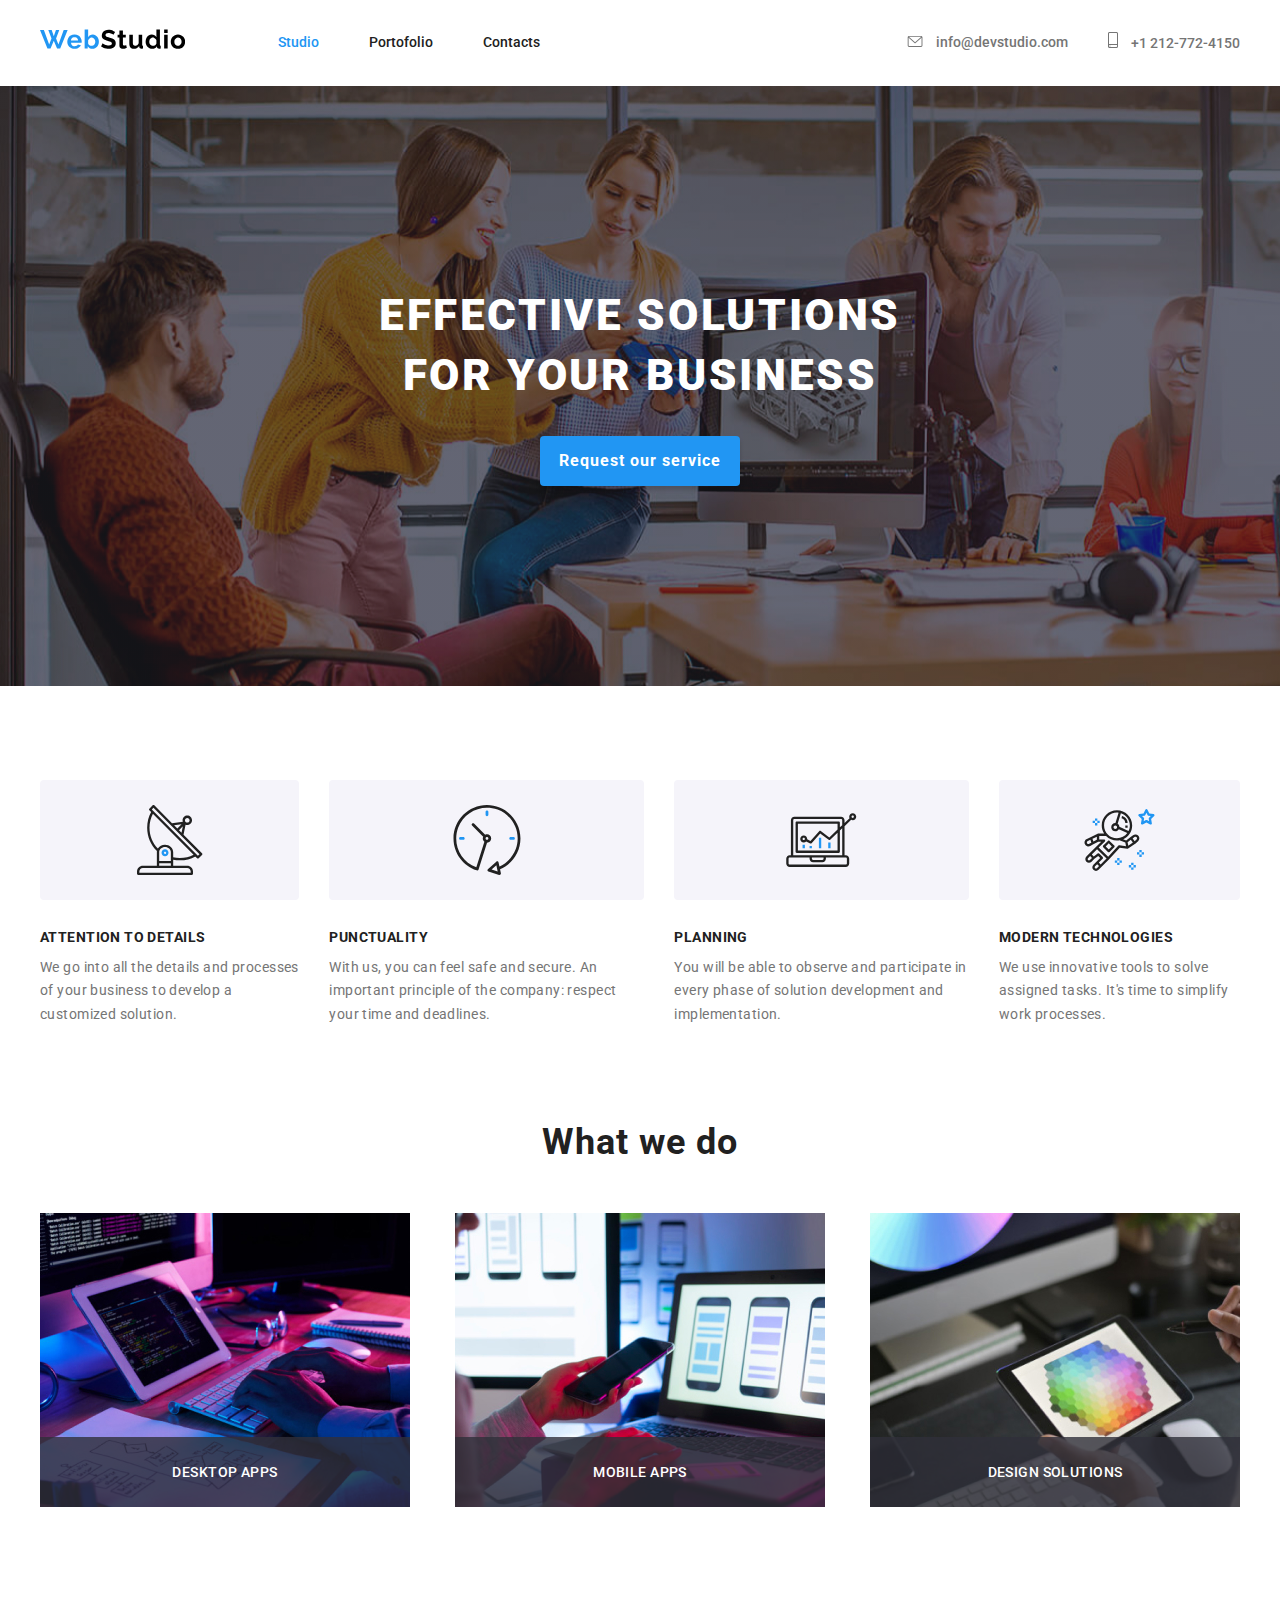
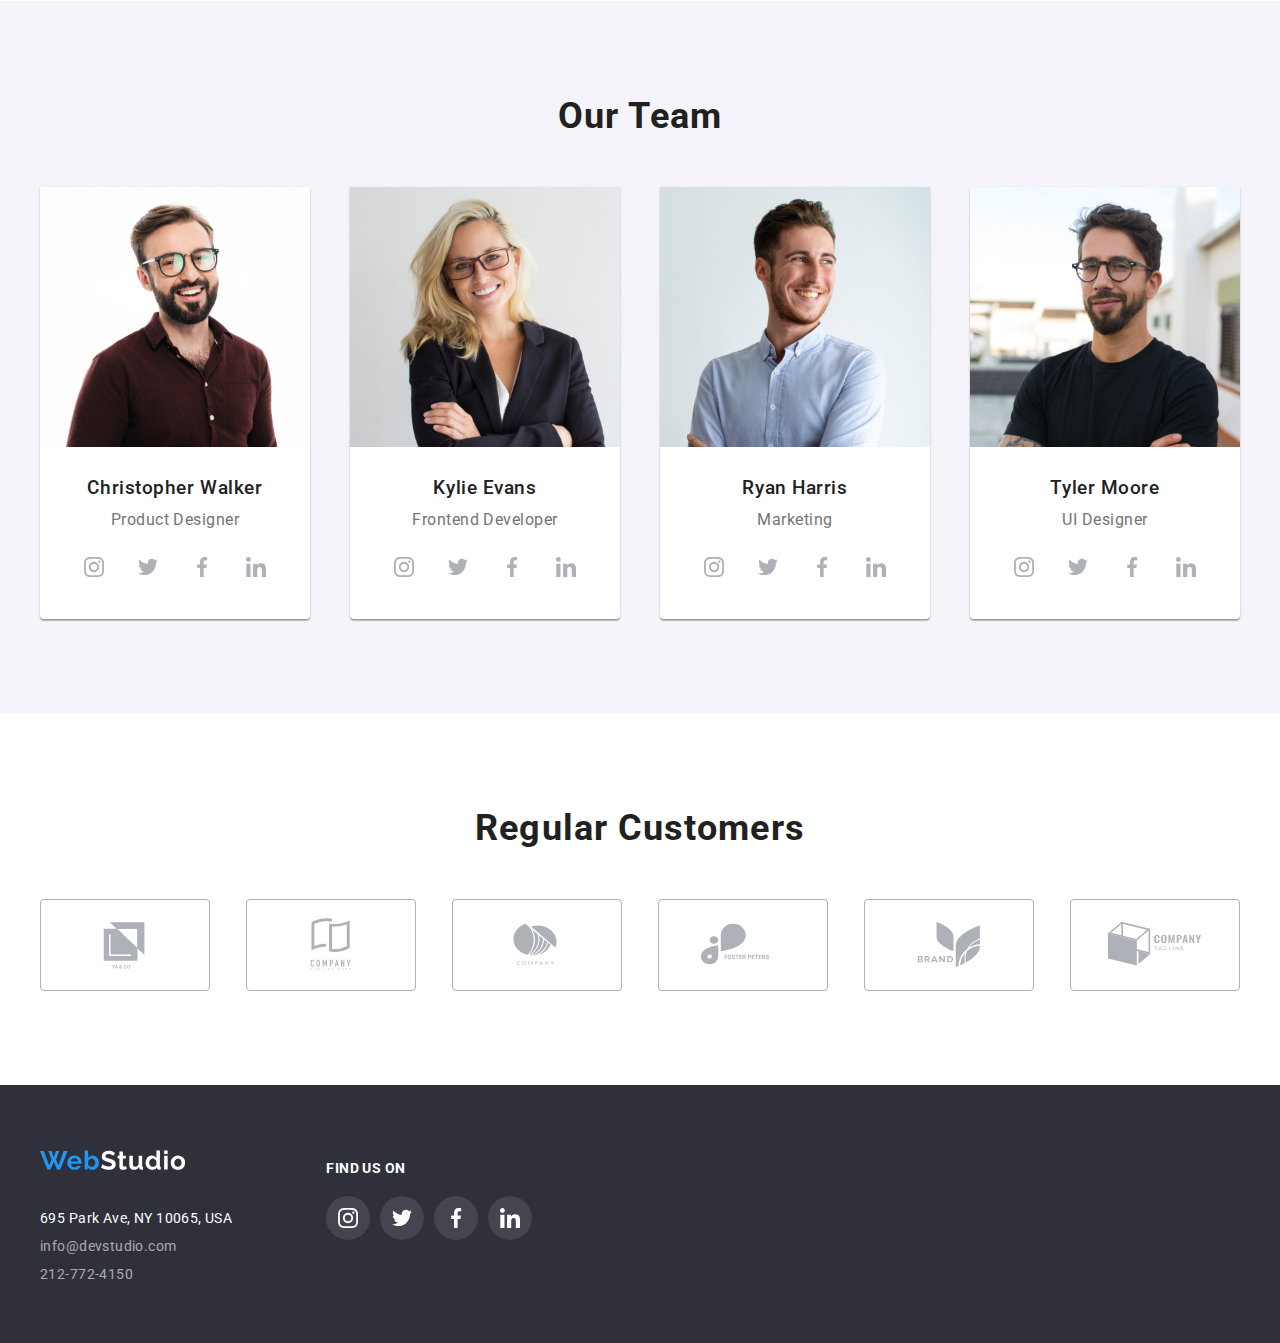
<file: index.html>
<!DOCTYPE html>
<html lang="en">
  <head>
    <meta charset="UTF-8" />
    <meta http-equiv="X-UA-Compatible" content="IE=edge" />
    <meta name="viewport" content="width=device-width, initial-scale=1.0" />
    <title>Web Studio</title>
    <link
      rel="stylesheet"
      href="https://cdnjs.cloudflare.com/ajax/libs/modern-normalize/1.0.0/modern-normalize.min.css"
    />
    <link rel="stylesheet" href="css/reset.css" />
    <link rel="stylesheet" href="css/styles_index.css" />
  </head>
  <body>
    <!-- Page header -->
    <header class="global-header">
      <div class="container">
        <div class="header-left-container">
          <!-- Logo -->
          <div class="header-logo">
            <svg class="icon">
              <use href="images/symbol-defs.svg#icon-logo-header"></use>
            </svg>
          </div>

          <!-- Navigation bar-->
          <div class="header-navigation">
            <nav>
              <ul>
                <li><a href="index.html" class="active"> Studio </a></li>
                <li><a href="portofolio.html"> Portofolio </a></li>
                <li><a href="contacts.html"> Contacts </a></li>
              </ul>
            </nav>
          </div>
        </div>

        <div class="header-right-container">
          <!-- Contacts -->
          <ul>
            <li>
              <a class="icon" href="mailto:info@devstudio.com">
                <svg>
                  <use href="images/symbol-defs.svg#icon-envelope"></use>
                </svg>
                info@devstudio.com
              </a>
            </li>
            <li>
              <a class="icon" href="tel:+12127724150">
                <svg>
                  <use href="images/symbol-defs.svg#icon-smartphone"></use>
                </svg>
                +1 212-772-4150
              </a>
            </li>
          </ul>
        </div>
      </div>
    </header>

    <!-- Main section -->
    <main>
      <!-- Title section -->
      <section class="section title-section">
        <div class="container">
          <h1>EFFECTIVE SOLUTIONS FOR YOUR BUSINESS</h1>
          <button type="button" data-modal-open class="request-service-btn">
            Request our service
          </button>
        </div>
      </section>

      <!-- Work section -->
      <section class="section work-section">
        <div class="container">
          <ul>
            <li>
              <div>
                <svg class="icon">
                  <use href="images/symbol-defs.svg#icon-antenna"></use>
                </svg>
              </div>
              <h3>ATTENTION TO DETAILS</h3>
              <p>
                We go into all the details and processes of your business to
                develop a customized solution.
              </p>
            </li>
            <li>
              <div>
                <svg class="icon">
                  <use href="images/symbol-defs.svg#icon-clock"></use>
                </svg>
              </div>
              <h3>PUNCTUALITY</h3>
              <p>
                With us, you can feel safe and secure. An important principle of
                the company: respect your time and deadlines.
              </p>
            </li>
            <li>
              <div>
                <svg class="icon">
                  <use href="images/symbol-defs.svg#icon-diagram"></use>
                </svg>
              </div>
              <h3>PLANNING</h3>
              <p>
                You will be able to observe and participate in every phase of
                solution development and implementation.
              </p>
            </li>
            <li>
              <div>
                <svg class="icon">
                  <use href="images/symbol-defs.svg#icon-astronaut"></use>
                </svg>
              </div>
              <h3>MODERN TECHNOLOGIES</h3>
              <p>
                We use innovative tools to solve assigned tasks. It's time to
                simplify work processes.
              </p>
            </li>
          </ul>

          <h2>What we do</h2>
          <ul>
            <li>
              <img
                src="images/img-work1.jpg"
                alt="person typing code"
                width="370"
                height="294"
              />
              <div class="work-img-overlay">
                <p>DESKTOP APPS</p>
              </div>
            </li>
            <li>
              <img
                src="images/img-work2.jpg"
                alt="person working on phone app design"
                width="370"
                height="294"
              />
              <div class="work-img-overlay">
                <p>MOBILE APPS</p>
              </div>
            </li>
            <li>
              <img
                src="images/img-work3.jpg"
                alt="person choosing a color scheme"
                width="370"
                height="294"
              />
              <div class="work-img-overlay">
                <p>DESIGN SOLUTIONS</p>
              </div>
            </li>
          </ul>
        </div>
      </section>

      <!-- Team section -->
      <section class="section team-section">
        <div class="container">
          <h2>Our Team</h2>
          <ul>
            <li>
              <img
                src="images/img-team1.jpg"
                alt="photo of Christopher Walker"
                width="270"
                height="260"
              />
              <h3>Christopher Walker</h3>
              <p>Product Designer</p>
              <div class="icons-list">
                <a
                  class="icon"
                  href="https://instagram.com"
                  aria-label="Instagram"
                  target="_blank"
                  rel="nofollow noopener noreferrer"
                >
                  <svg>
                    <use href="/images/symbol-defs.svg#icon-instagram"></use>
                  </svg>
                </a>
                <a
                  class="icon"
                  href="https://twitter.com"
                  aria-label="Twitter"
                  target="_blank"
                  rel="nofollow noopener noreferrer"
                >
                  <svg>
                    <use href="/images/symbol-defs.svg#icon-twitter"></use>
                  </svg>
                </a>
                <a
                  class="icon"
                  href="https://facebook.com"
                  aria-label="Facebook"
                  target="_blank"
                  rel="nofollow noopener noreferrer"
                >
                  <svg>
                    <use href="/images/symbol-defs.svg#icon-facebook"></use>
                  </svg>
                </a>
                <a
                  class="icon"
                  href="https://linkedin.com"
                  aria-label="LinkedIn"
                  target="_blank"
                  rel="nofollow noopener noreferrer"
                >
                  <svg>
                    <use href="/images/symbol-defs.svg#icon-linkedin"></use>
                  </svg>
                </a>
              </div>
            </li>
            <li>
              <img
                src="images/img-team2.jpg"
                alt="photo of Kylie Evans"
                width="270"
                height="260"
              />
              <h3>Kylie Evans</h3>
              <p>Frontend Developer</p>
              <div class="icons-list">
                <a
                  class="icon"
                  href="https://instagram.com"
                  aria-label="Instagram"
                  target="_blank"
                  rel="nofollow noopener noreferrer"
                >
                  <svg>
                    <use href="/images/symbol-defs.svg#icon-instagram"></use>
                  </svg>
                </a>
                <a
                  class="icon"
                  href="https://twitter.com"
                  aria-label="Twitter"
                  target="_blank"
                  rel="nofollow noopener noreferrer"
                >
                  <svg>
                    <use href="/images/symbol-defs.svg#icon-twitter"></use>
                  </svg>
                </a>
                <a
                  class="icon"
                  href="https://facebook.com"
                  aria-label="Facebook"
                  target="_blank"
                  rel="nofollow noopener noreferrer"
                >
                  <svg>
                    <use href="/images/symbol-defs.svg#icon-facebook"></use>
                  </svg>
                </a>
                <a
                  class="icon"
                  href="https://linkedin.com"
                  aria-label="LinkedIn"
                  target="_blank"
                  rel="nofollow noopener noreferrer"
                >
                  <svg>
                    <use href="/images/symbol-defs.svg#icon-linkedin"></use>
                  </svg>
                </a>
              </div>
            </li>
            <li>
              <img
                src="images/img-team3.jpg"
                alt="photo of Ryan Harris"
                width="270"
                height="260"
              />
              <h3>Ryan Harris</h3>
              <p>Marketing</p>
              <div class="icons-list">
                <a
                  class="icon"
                  href="https://instagram.com"
                  aria-label="Instagram"
                  target="_blank"
                  rel="nofollow noopener noreferrer"
                >
                  <svg>
                    <use href="/images/symbol-defs.svg#icon-instagram"></use>
                  </svg>
                </a>
                <a
                  class="icon"
                  href="https://twitter.com"
                  aria-label="Twitter"
                  target="_blank"
                  rel="nofollow noopener noreferrer"
                >
                  <svg>
                    <use href="/images/symbol-defs.svg#icon-twitter"></use>
                  </svg>
                </a>
                <a
                  class="icon"
                  href="https://facebook.com"
                  aria-label="Facebook"
                  target="_blank"
                  rel="nofollow noopener noreferrer"
                >
                  <svg>
                    <use href="/images/symbol-defs.svg#icon-facebook"></use>
                  </svg>
                </a>
                <a
                  class="icon"
                  href="https://linkedin.com"
                  aria-label="LinkedIn"
                  target="_blank"
                  rel="nofollow noopener noreferrer"
                >
                  <svg>
                    <use href="/images/symbol-defs.svg#icon-linkedin"></use>
                  </svg>
                </a>
              </div>
            </li>
            <li>
              <img
                src="images/img-team4.jpg"
                alt="photo of Tyler Moore"
                width="270"
                height="260"
              />
              <h3>Tyler Moore</h3>
              <p>UI Designer</p>
              <div class="icons-list">
                <a
                  class="icon"
                  href="https://instagram.com"
                  aria-label="Instagram"
                  target="_blank"
                  rel="nofollow noopener noreferrer"
                >
                  <svg>
                    <use href="/images/symbol-defs.svg#icon-instagram"></use>
                  </svg>
                </a>
                <a
                  class="icon"
                  href="https://twitter.com"
                  aria-label="Twitter"
                  target="_blank"
                  rel="nofollow noopener noreferrer"
                >
                  <svg>
                    <use href="/images/symbol-defs.svg#icon-twitter"></use>
                  </svg>
                </a>
                <a
                  class="icon"
                  href="https://facebook.com"
                  aria-label="Facebook"
                  target="_blank"
                  rel="nofollow noopener noreferrer"
                >
                  <svg>
                    <use href="/images/symbol-defs.svg#icon-facebook"></use>
                  </svg>
                </a>
                <a
                  class="icon"
                  href="https://linkedin.com"
                  aria-label="LinkedIn"
                  target="_blank"
                  rel="nofollow noopener noreferrer"
                >
                  <svg>
                    <use href="/images/symbol-defs.svg#icon-linkedin"></use>
                  </svg>
                </a>
              </div>
            </li>
          </ul>
        </div>
      </section>

      <!-- Customer section -->
      <section class="section customer-section">
        <div class="container">
          <h2>Regular Customers</h2>
          <ul>
            <li>
              <a class="icon" href=""
                ><svg>
                  <use
                    href="images/symbol-defs.svg#icon-customer-logo-1"
                  ></use></svg
              ></a>
            </li>
            <li>
              <a class="icon" href=""
                ><svg>
                  <use
                    href="images/symbol-defs.svg#icon-customer-logo-2"
                  ></use></svg
              ></a>
            </li>
            <li>
              <a class="icon" href=""
                ><svg>
                  <use
                    href="images/symbol-defs.svg#icon-customer-logo-3"
                  ></use></svg
              ></a>
            </li>
            <li>
              <a class="icon" href=""
                ><svg>
                  <use
                    href="images/symbol-defs.svg#icon-customer-logo-4"
                  ></use></svg
              ></a>
            </li>
            <li>
              <a class="icon" href=""
                ><svg>
                  <use
                    href="images/symbol-defs.svg#icon-customer-logo-5"
                  ></use></svg
              ></a>
            </li>
            <li>
              <a class="icon" href=""
                ><svg>
                  <use
                    href="images/symbol-defs.svg#icon-customer-logo-6"
                  ></use></svg
              ></a>
            </li>
          </ul>
        </div>
      </section>
    </main>

    <!-- Page footer -->
    <footer class="global-footer">
      <div class="container">
        <div class="footer-address">
          <!-- Logo -->
          <div class="footer-logo">
            <svg class="icon">
              <use href="images/symbol-defs.svg#icon-logo-footer"></use>
            </svg>
          </div>

          <!-- Address info -->
          <address>
            <p>695 Park Ave, NY 10065, USA</p>
            <ul>
              <li>
                <a href="mailto:info@devstudio.com">info@devstudio.com</a>
              </li>
              <li><a href="tel:2127724150"> 212-772-4150</a></li>
            </ul>
          </address>
        </div>

        <div class="footer-media">
          <h3>FIND US ON</h3>
          <!-- Social media icons -->
          <ul class="icons-list">
            <li>
              <a
                href="https://youtube.com"
                class="icon"
                target="_blank"
                rel="nofollow noopener noreferrer"
              >
                <svg>
                  <use href="images/symbol-defs.svg#icon-instagram"></use>
                </svg>
              </a>
            </li>
            <li>
              <a
                href="https://twitter.com"
                class="icon"
                target="_blank"
                rel="nofollow noopener noreferrer"
              >
                <svg>
                  <use href="images/symbol-defs.svg#icon-twitter"></use>
                </svg>
              </a>
            </li>
            <li>
              <a
                href="https://facebook.com"
                class="icon"
                target="_blank"
                rel="nofollow noopener noreferrer"
              >
                <svg>
                  <use href="images/symbol-defs.svg#icon-facebook"></use>
                </svg>
              </a>
            </li>
            <li>
              <a
                href="https://linkedin.com"
                class="icon"
                target="_blank"
                rel="nofollow noopener noreferrer"
              >
                <svg>
                  <use href="images/symbol-defs.svg#icon-linkedin"></use>
                </svg>
              </a>
            </li>
          </ul>
        </div>
      </div>
    </footer>

    <!-- Modal window -->
    <div data-modal class="modal is-hidden">
      <div class="modal-content">
        <button type="button" data-modal-close class="modal-close">
          &times;
        </button>
      </div>
    </div>

    <script src="./js/modal.js"></script>
  </body>
</html>
</file>
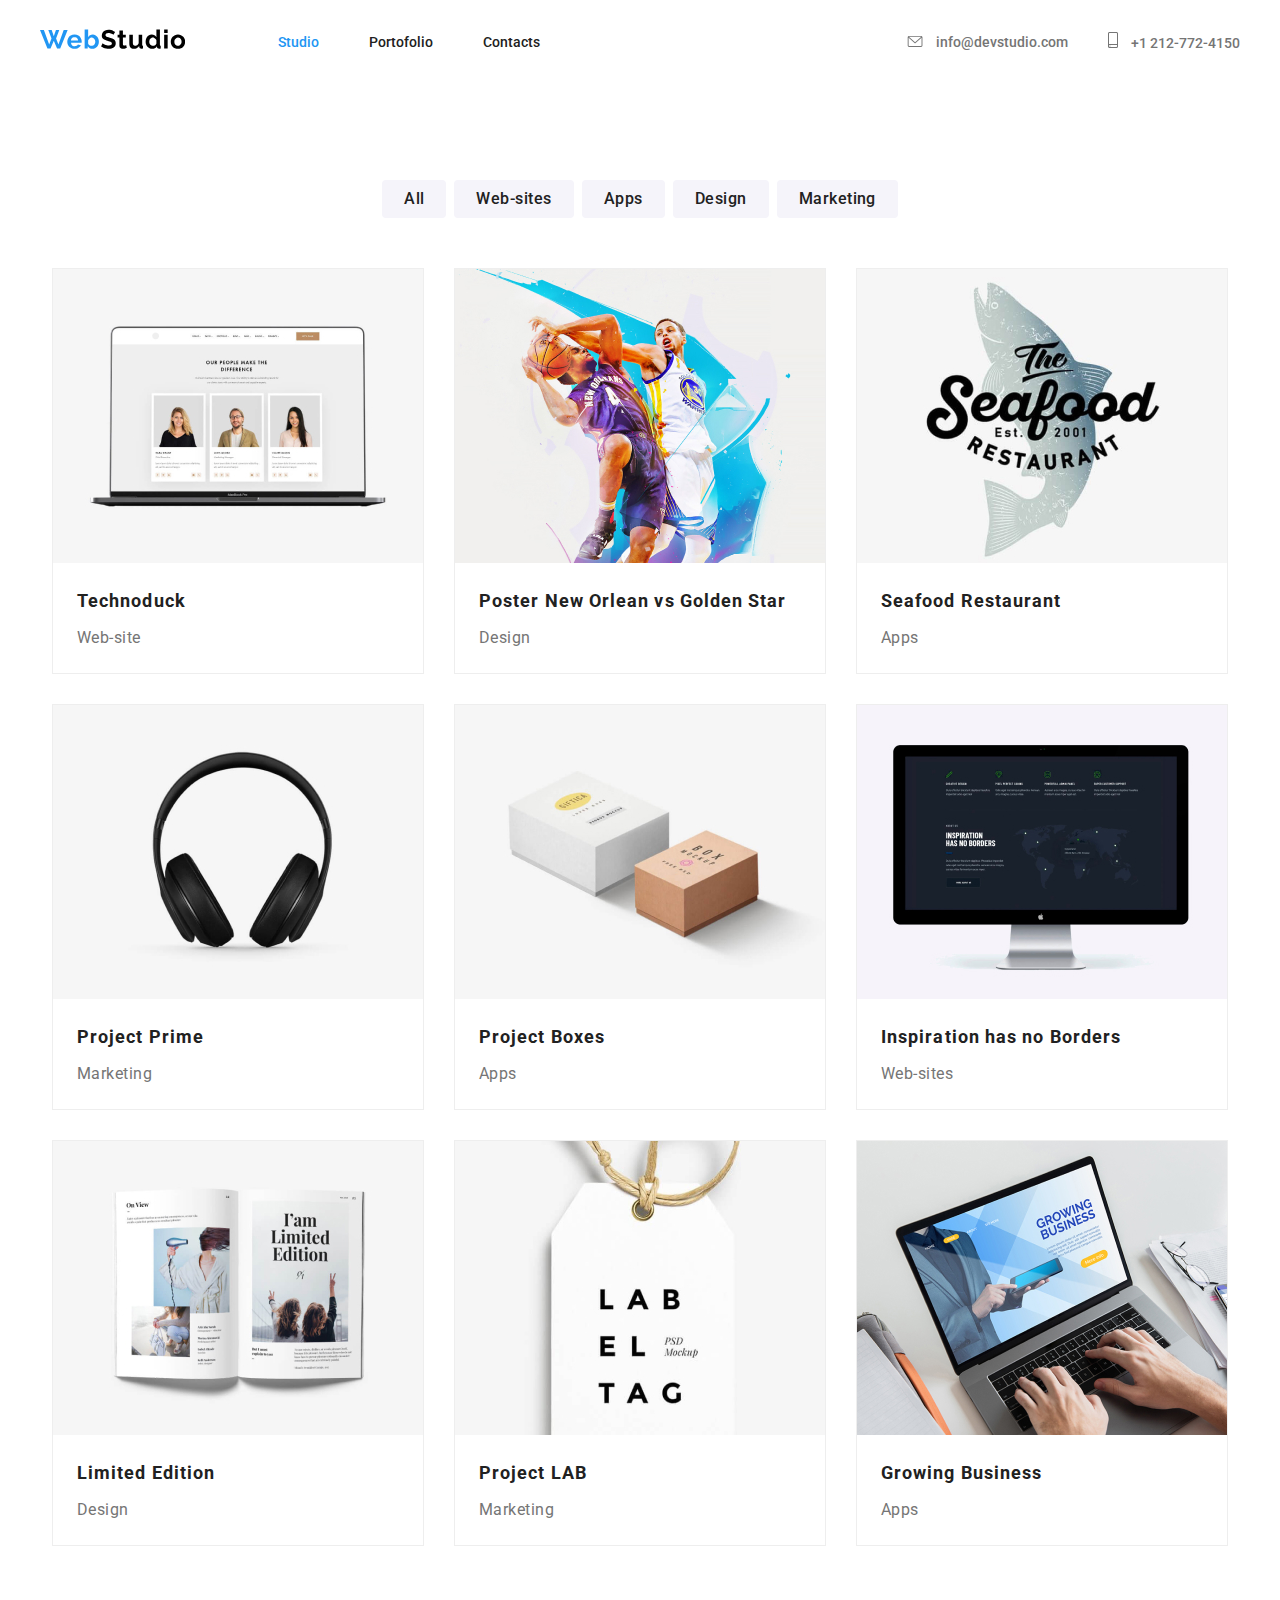
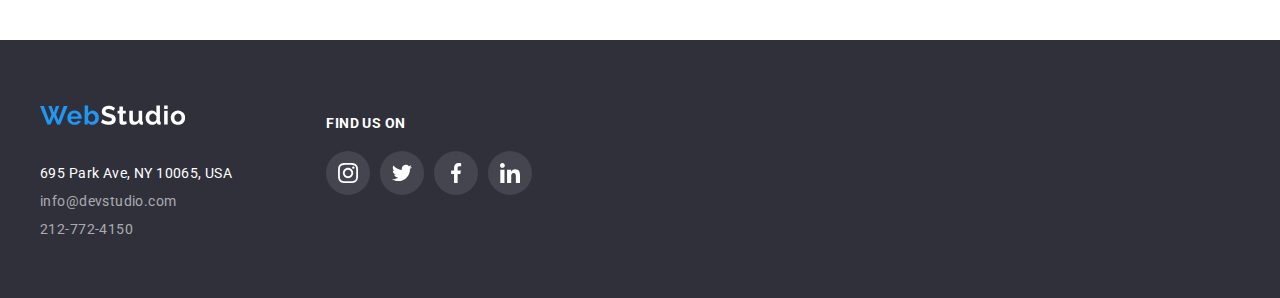
<file: portofolio.html>
<!DOCTYPE html>
<html lang="en">
  <head>
    <meta charset="UTF-8" />
    <meta http-equiv="X-UA-Compatible" content="IE=edge" />
    <meta name="viewport" content="width=device-width, initial-scale=1.0" />
    <title>Web Studio</title>
    <link
      rel="stylesheet"
      href="https://cdnjs.cloudflare.com/ajax/libs/modern-normalize/1.0.0/modern-normalize.min.css"
    />
    <link rel="stylesheet" href="css/reset.css" />
    <link rel="stylesheet" href="css/styles_portofolio.css" />
  </head>
  <body>
    <!-- Page header -->
    <header class="global-header">
      <div class="container">
        <div class="header-left-container">
          <!-- Logo -->
          <div class="header-logo">
            <svg class="icon">
              <use href="images/symbol-defs.svg#icon-logo-header"></use>
            </svg>
          </div>

          <!-- Navigation bar-->
          <div class="header-navigation">
            <nav>
              <ul>
                <li><a href="index.html" class="active"> Studio </a></li>
                <li><a href="portofolio.html"> Portofolio </a></li>
                <li><a href="contacts.html"> Contacts </a></li>
              </ul>
            </nav>
          </div>
        </div>

        <div class="header-right-container">
          <!-- Contacts -->
          <ul>
            <li>
              <a class="icon" href="mailto:info@devstudio.com">
                <svg>
                  <use href="images/symbol-defs.svg#icon-envelope"></use>
                </svg>
                info@devstudio.com
              </a>
            </li>
            <li>
              <a class="icon" href="tel:+12127724150">
                <svg>
                  <use href="images/symbol-defs.svg#icon-smartphone"></use>
                </svg>
                +1 212-772-4150
              </a>
            </li>
          </ul>
        </div>
      </div>
    </header>

    <!-- Main section -->
    <main>
      <!-- Portofolio -->
      <section class="portofolio-section">
        <div class="container">
          <!-- Filter buttons -->
          <div class="portofolio-filter-buttons">
            <ul>
              <li>
                <button type="button" class="filter-btn">All</button>
              </li>
              <li>
                <button type="button" class="filter-btn">Web-sites</button>
              </li>
              <li>
                <button type="button" class="filter-btn">Apps</button>
              </li>
              <li>
                <button type="button" class="filter-btn">Design</button>
              </li>
              <li>
                <button type="button" class="filter-btn">Marketing</button>
              </li>
            </ul>
          </div>

          <!-- Products -->
          <div class="portofolio-products">
            <ul>
              <li>
                <div class="products-img">
                  <img
                    src="images/img-product1.jpg"
                    alt="image of laptop"
                    width="370"
                    height="294"
                  />
                  <div class="overlay">
                    <p>
                      Technoduck is a state-of-the-art coronavirus distribution
                      platform. Companies use this platform for digital
                      espionage and attacks on competitors' secure servers.
                    </p>
                  </div>
                </div>
                <div class="products-text">
                  <h3>Technoduck</h3>
                  <p>Web-site</p>
                </div>
              </li>
              <li>
                <div class="products-img">
                  <img
                    src="images/img-product2.jpg"
                    alt="image of basketball players"
                    width="370"
                    height="294"
                  />
                  <div class="overlay"></div>
                </div>
                <div class="products-text">
                  <h3>Poster New Orlean vs Golden Star</h3>
                  <p>Design</p>
                </div>
              </li>
              <li>
                <div class="products-img">
                  <img
                    src="images/img-product3.jpg"
                    alt="poster of seafood restaurant"
                    width="370"
                    height="294"
                  />
                  <div class="overlay"></div>
                </div>
                <div class="products-text">
                  <h3>Seafood Restaurant</h3>
                  <p>Apps</p>
                </div>
              </li>
              <li>
                <div class="products-img">
                  <img
                    src="images/img-product4.jpg"
                    alt="image of headphones"
                    width="370"
                    height="294"
                  />
                  <div class="overlay"></div>
                </div>
                <div class="products-text">
                  <h3>Project Prime</h3>
                  <p>Marketing</p>
                </div>
              </li>
              <li>
                <div class="products-img">
                  <img
                    src="images/img-product5.jpg"
                    alt="image of boxes"
                    width="370"
                    height="294"
                  />
                  <div class="overlay"></div>
                </div>
                <div class="products-text">
                  <h3>Project Boxes</h3>
                  <p>Apps</p>
                </div>
              </li>
              <li>
                <div class="products-img">
                  <img
                    src="images/img-product6.jpg"
                    alt="image of a desktop"
                    width="370"
                    height="294"
                  />
                  <div class="overlay"></div>
                </div>
                <div class="products-text">
                  <h3>Inspiration has no Borders</h3>
                  <p>Web-sites</p>
                </div>
              </li>
              <li>
                <div class="products-img">
                  <img
                    src="images/img-product7.jpg"
                    alt="image of a magazine"
                    width="370"
                    height="294"
                  />
                  <div class="overlay"></div>
                </div>
                <div class="products-text">
                  <h3>Limited Edition</h3>
                  <p>Design</p>
                </div>
              </li>
              <li>
                <div class="products-img">
                  <img
                    src="images/img-product8.jpg"
                    alt="image of a label"
                    width="370"
                    height="294"
                  />
                  <div class="overlay"></div>
                </div>
                <div class="products-text">
                  <h3>Project LAB</h3>
                  <p>Marketing</p>
                </div>
              </li>
              <li>
                <div class="products-img">
                  <img
                    src="images/img-product9.jpg"
                    alt="image of a laptop"
                    width="370"
                    height="294"
                  />
                  <div class="overlay"></div>
                </div>
                <div class="products-text">
                  <h3>Growing Business</h3>
                  <p>Apps</p>
                </div>
              </li>
            </ul>
          </div>
        </div>
      </section>
    </main>

    <!-- Page footer -->
    <footer class="global-footer">
      <div class="container">
        <div class="footer-address">
          <!-- Logo -->
          <div class="footer-logo">
            <svg class="icon">
              <use href="images/symbol-defs.svg#icon-logo-footer"></use>
            </svg>
          </div>

          <!-- Address info -->
          <address>
            <p>695 Park Ave, NY 10065, USA</p>
            <ul>
              <li>
                <a href="mailto:info@devstudio.com">info@devstudio.com</a>
              </li>
              <li><a href="tel:2127724150"> 212-772-4150</a></li>
            </ul>
          </address>
        </div>

        <div class="footer-media">
          <h3>FIND US ON</h3>
          <!-- Social media icons -->
          <ul class="icons-list">
            <li>
              <a
                href="https://youtube.com"
                class="icon"
                target="_blank"
                rel="nofollow noopener noreferrer"
              >
                <svg>
                  <use href="images/symbol-defs.svg#icon-instagram"></use>
                </svg>
              </a>
            </li>
            <li>
              <a
                href="https://twitter.com"
                class="icon"
                target="_blank"
                rel="nofollow noopener noreferrer"
              >
                <svg>
                  <use href="images/symbol-defs.svg#icon-twitter"></use>
                </svg>
              </a>
            </li>
            <li>
              <a
                href="https://facebook.com"
                class="icon"
                target="_blank"
                rel="nofollow noopener noreferrer"
              >
                <svg>
                  <use href="images/symbol-defs.svg#icon-facebook"></use>
                </svg>
              </a>
            </li>
            <li>
              <a
                href="https://linkedin.com"
                class="icon"
                target="_blank"
                rel="nofollow noopener noreferrer"
              >
                <svg>
                  <use href="images/symbol-defs.svg#icon-linkedin"></use>
                </svg>
              </a>
            </li>
          </ul>
        </div>
      </div>
    </footer>
  </body>
</html>
</file>
<file: css/styles_index.css>
@import url("https://fonts.googleapis.com/css2?family=Roboto:wght@400;500;700;900&display=swap");

:root {
  --text-color-title: #212121;
  --text-color-body: #757575;
  --color-active: #2196f3;
  --font-family: "Roboto", sans-serif;
  --font-size-sm: 14px;
  --font-size-md: 16px;
  --letter-spacing: 0.03em;
  --transition: 250ms cubic-bezier(0.4, 0, 0.2, 1);
}

* {
  box-sizing: border-box;
}

body {
  color: var(--text-color-title);
  font-family: var(--font-family);
  position: relative;
}

section {
  padding: 94px 0;
}

h1 {
  color: #ffffff;
  font-weight: 900;
  font-size: 44px;
  line-height: 1.36;
  letter-spacing: 0.06em;
  text-transform: uppercase;
}

h2,
h3,
p {
  letter-spacing: var(--letter-spacing);
}

h2 {
  font-weight: 700;
  font-size: 36px;
  line-height: 1.17;
  text-align: center;
}

ul {
  list-style-type: none;
  padding-inline-start: 0;
}

section ul {
  display: flex;
  flex: 1 0 auto;
  justify-content: space-between;
  column-gap: 30px;
}

a {
  transition: color var(--transition), background-color var(--transition);
}

.container {
  max-width: 1200px;
  margin: 0 auto;
}

/* SVG icons */

svg {
  display: inline-block;
}

.header-logo .icon,
.footer-logo .icon {
  width: 145px;
  height: 31px;
}

.header-right-container svg {
  margin-right: 10px;
}

.header-right-container li:first-of-type svg {
  width: 16px;
  height: 12px;
}

.header-right-container li:last-of-type svg {
  width: 10px;
  height: 16px;
}

.work-section .icon {
  height: 70px;
}

.work-section ul:first-of-type div,
.customer-section .icon,
.team-section .icon,
.footer-media .icon {
  display: flex;
  align-items: center;
  justify-content: center;
}

.customer-section .icon {
  border: 1px solid #afb1b8;
  border-radius: 4px;
  width: 170px;
  height: 92px;
}

.customer-section .icon,
.customer-section .icon:visited {
  color: #afb1b8;
}

.customer-section .icon:hover,
.customer-section .icon:focus {
  color: var(--color-active);
  border-color: var(--color-active);
}

.customer-section .icon svg {
  width: 106px;
  height: 60px;
}

.team-section .icons-list,
.footer-media .icons-list {
  display: flex;
  gap: 10px;
}

.team-section .icons-list {
  justify-content: center;
  margin-top: 16px;
  margin-bottom: 30px;
}

.footer-media .icons-list {
  margin-top: 20px;
}

.team-section .icon,
.footer-media .icon {
  border-radius: 50%;
  height: 44px;
  width: 44px;
}

.team-section .icon,
.team-section .icon:visited {
  background-color: #ffffff;
  color: #afb1b8;
}

.team-section .icon:hover,
.team-section .icon:focus {
  background-color: var(--color-active);
  color: #ffffff;
}

.footer-media .icon,
.footer-media .icon:visited {
  background-color: rgba(255, 255, 255, 0.1);
  color: #ffffff;
}

.footer-media .icon:hover,
.footer-media .icon:focus {
  background-color: var(--color-active);
}

.team-section .icon svg,
.footer-media .icon svg {
  height: 20px;
  width: 20px;
}

/* Modal window */

.modal {
  background-color: rgba(0, 0, 0, 0.2);
  height: 100vh;
  width: 100vw;
  position: fixed;
  top: 0;
  left: 0;
  bottom: 0;
  right: 0;
  display: flex;
  align-items: center;
  justify-content: center;
  transition: transform var(--transition);
}

.is-hidden {
  transform: scale(1.1);
  visibility: hidden;
}

.modal-content {
  background-color: #ffffff;
  box-shadow: 0px 1px 3px rgba(0, 0, 0, 0.12), 0px 1px 1px rgba(0, 0, 0, 0.14),
    0px 2px 1px rgba(0, 0, 0, 0.2);
  border-radius: 4px;
  height: 581px;
  width: 528px;
  position: absolute;
}

.modal-close {
  background: #ffffff;
  border: 1px solid rgba(0, 0, 0, 0.1);
  border-radius: 50%;
  font-size: 28px;
  display: flex;
  align-items: center;
  justify-content: center;
  position: absolute;
  right: 8px;
  top: 8px;
  height: 30px;
  width: 30px;
  cursor: pointer;
  transition: background-color var(--transition), color var(--transition);
}

.modal-close:hover,
.modal-close:focus {
  background-color: var(--color-active);
  color: #ffffff;
}

/* Global Header */

.global-header .container {
  background: #ffffff;
  font-size: var(--font-size-sm);
  display: flex;
  justify-content: space-between;
}

.header-left-container {
  display: flex;
  justify-content: space-between;
}

.global-header ul {
  display: flex;
}

.global-header a {
  font-weight: 500;
}

.header-navigation,
.header-right-container {
  padding: 32px 0;
}

.header-logo {
  padding: 24px 0 25px;
}

.header-navigation li:first-of-type {
  margin-left: 93px;
}

.header-navigation ul li + li {
  margin-left: 50px;
}

.header-right-container li:last-of-type {
  margin-left: 40px;
}

/* Global Header - Links */

.header-navigation a,
.header-navigation a:visited {
  color: var(--text-color-title);
  text-decoration: none;
  position: relative;
}

.header-navigation a::after,
.header-navigation a::after {
  position: absolute;
  bottom: -36px;
  left: 0;
  content: "";
  background-color: var(--color-active);
  border-radius: 2px;
  width: 100%;
  height: 4px;
  opacity: 0;
  transition: opacity var(--transition);
}

.header-navigation a:hover::after,
.header-navigation a:focus::after {
  opacity: 1;
}

.header-right-container a,
.header-right-container a:visited {
  color: var(--text-color-body);
  text-decoration: none;
}

.global-header a:hover,
.global-header a:focus,
.global-header a.active {
  color: var(--color-active);
}

/* Sections */

.title-section {
  background: linear-gradient(rgba(47, 48, 58, 0.4), rgba(47, 48, 58, 0.4)),
    url("../images/background-img.jpg");
  background-repeat: no-repeat;
  background-size: cover;
  padding: 200px 0;
  display: flex;
  text-align: center;
}

.title-section h1 {
  margin: auto;
  width: 60%;
}

.request-service-btn {
  border: none;
  border-radius: 4px;
  box-shadow: 0px 4px 4px rgba(0, 0, 0, 0.15);
  background-color: #2196f3;
  color: #ffffff;
  cursor: pointer;
  font-weight: 700;
  font-size: var(--font-size-md);
  line-height: 1.875;
  letter-spacing: 0.06em;
  width: 200px;
  height: 50px;
  margin-top: 30px;
  transition: background-color var(--transition);
}

.request-service-btn:hover,
.request-service-btn:focus {
  background-color: #62b8ff;
}

.work-section ul:first-of-type div {
  background-color: #f5f4fa;
  border-radius: 4px;
  height: 120px;
}

.work-section ul:first-of-type h3 {
  font-size: var(--font-size-sm);
  font-weight: 700;
  line-height: 1.14;
  text-transform: uppercase;
  margin-top: 30px;
}

.work-section ul:first-of-type p {
  font-size: var(--font-size-sm);
  color: var(--text-color-body);
  line-height: 1.7;
  margin-top: 10px;
}

.work-section ul:last-of-type li {
  position: relative;
}

.work-img-overlay {
  position: absolute;
  bottom: 0;
  height: 70px;
  width: 100%;
}

.work-img-overlay p {
  background: rgba(47, 48, 58, 0.8);
  color: #ffffff;
  font-size: var(--font-size-sm);
  font-weight: 500;
  line-height: 5;
  text-align: center;
  text-transform: capitalize;
  height: 70px;
  width: 100%;
}

.section ul:last-of-type {
  margin-top: 50px;
}

.work-section,
.customer-section {
  background-color: #ffffff;
}

.work-section h2 {
  margin-top: 94px;
}

.team-section {
  background-color: #f5f4fa;
  font-size: var(--font-size-md);
  text-align: center;
}

.team-section li {
  background-color: #ffffff;
  box-shadow: 0px 1px 3px rgba(0, 0, 0, 0.12), 0px 1px 1px rgba(0, 0, 0, 0.14),
    0px 2px 1px rgba(0, 0, 0, 0.2);
  border-radius: 0px 0px 4px 4px;
}

.team-section h3 {
  font-weight: 500;
  line-height: 1.2;
  margin-top: 30px;
}

.team-section p {
  color: var(--text-color-body);
  line-height: 1.2;
  margin-top: 10px;
}

/* Global footer */

.global-footer {
  background-color: #2f303a;
  padding: 60px 0;
}

.global-footer .container {
  display: flex;
  gap: 94px;
}

.footer-address address {
  font-size: var(--font-size-sm);
  font-style: normal;
  letter-spacing: var(--letter-spacing);
  line-height: 1.14;
  margin-top: 28px;
}

.global-footer p {
  color: #ffffff;
}

.footer-address li {
  margin-top: 12px;
}

.footer-address a,
.footer-address a:visited {
  color: rgba(255, 255, 255, 0.6);
  text-decoration: none;
}

.footer-address a:hover {
  color: var(--color-active);
}

.footer-media h3 {
  color: #ffffff;
  font-size: 14px;
  line-height: 16px;
  letter-spacing: 0.03em;
  text-transform: uppercase;
  margin-top: 15px;
}
</file>
<file: css/styles_portofolio.css>
@import url("https://fonts.googleapis.com/css2?family=Roboto:wght@400;500;700;900&display=swap");

:root {
  --text-color-title: #212121;
  --text-color-body: #757575;
  --color-active: #2196f3;
  --font-family: "Roboto", sans-serif;
  --font-size-sm: 14px;
  --font-size-md: 16px;
  --letter-spacing: 0.03em;
  --transition: 250ms cubic-bezier(0.4, 0, 0.2, 1);
}

* {
  box-sizing: border-box;
}

body {
  color: var(--text-color-title);
  font-family: var(--font-family);
  position: relative;
}

section {
  padding: 94px 0;
}

h1 {
  color: #ffffff;
  font-weight: 900;
  font-size: 44px;
  line-height: 1.36;
  letter-spacing: 0.06em;
  text-transform: uppercase;
}

h2,
h3,
p {
  letter-spacing: var(--letter-spacing);
}

h2 {
  font-weight: 700;
  font-size: 36px;
  line-height: 1.17;
  text-align: center;
}

ul {
  list-style-type: none;
  padding-inline-start: 0;
}

section ul {
  display: flex;
  flex: 1 0 auto;
  justify-content: space-between;
  column-gap: 30px;
}

a {
  transition: color var(--transition), background-color var(--transition);
}

.container {
  max-width: 1200px;
  margin: 0 auto;
}

/* SVG icons */

svg {
  display: inline-block;
}

.header-logo .icon,
.footer-logo .icon {
  width: 145px;
  height: 31px;
}

.header-right-container svg {
  margin-right: 10px;
}

.header-right-container li:first-of-type svg {
  width: 16px;
  height: 12px;
}

.header-right-container li:last-of-type svg {
  width: 10px;
  height: 16px;
}

.footer-media .icons-list {
  display: flex;
  gap: 10px;
  margin-top: 20px;
}

.footer-media .icon {
  display: flex;
  align-items: center;
  justify-content: center;
  border-radius: 50%;
  height: 44px;
  width: 44px;
}

.footer-media .icon,
.footer-media .icon:visited {
  background-color: rgba(255, 255, 255, 0.1);
  color: #ffffff;
}

.footer-media .icon:hover,
.footer-media .icon:focus {
  background-color: var(--color-active);
}

.footer-media .icon svg {
  height: 20px;
  width: 20px;
}

/* Global Header */

.global-header .container {
  background: #ffffff;
  font-size: var(--font-size-sm);
  display: flex;
  justify-content: space-between;
}

.header-left-container {
  display: flex;
  justify-content: space-between;
}

.global-header ul {
  display: flex;
}

.global-header a {
  font-weight: 500;
}

.header-navigation,
.header-right-container {
  padding: 32px 0;
}

.header-logo {
  padding: 24px 0 25px;
}

.header-navigation li:first-of-type {
  margin-left: 93px;
}

.header-navigation ul li + li {
  margin-left: 50px;
}

.header-right-container li:last-of-type {
  margin-left: 40px;
}

/* Global Header - Links */

.header-navigation a,
.header-navigation a:visited {
  color: var(--text-color-title);
  text-decoration: none;
  position: relative;
}

.header-navigation a:hover::after,
.header-navigation a:focus::after {
  position: absolute;
  bottom: -36px;
  left: 0;
  content: "";
  background-color: var(--color-active);
  border-radius: 2px;
  width: 100%;
  height: 4px;
}

.header-right-container a,
.header-right-container a:visited {
  color: var(--text-color-body);
  text-decoration: none;
}

.global-header a:hover,
.global-header a:focus,
.global-header a.active {
  color: var(--color-active);
}

/* Portofolio section */

.portofolio-section {
  padding: 94px 0;
}

.portofolio-filter-buttons ul {
  justify-content: center;
  column-gap: 8px;
}

.filter-btn {
  background: #f5f4fa;
  border: none;
  border-radius: 4px;
  color: var(--text-color-title);
  cursor: pointer;
  font-family: var(--font-family);
  font-size: var(--font-size-md);
  font-weight: 500;
  letter-spacing: var(--letter-spacing);
  line-height: 1.625;
  padding: 6px 22px;
  text-align: center;
  transition-property: color background-color box-shadow;
  transition-duration: 250ms;
  transition-timing-function: cubic-bezier(0.4, 0, 0.2, 1);
}

.filter-btn:hover,
.filter-btn:active {
  background-color: var(--color-active);
  border: none;
  border-radius: 4px;
  box-shadow: 0px 3px 1px rgba(0, 0, 0, 0.1), 0px 1px 2px rgba(0, 0, 0, 0.08),
    0px 2px 2px rgba(0, 0, 0, 0.12);
  border-radius: 4px;
  color: #ffffff;
}

.portofolio-products ul {
  flex-wrap: wrap;
  justify-content: center;
  row-gap: 30px;
  margin-top: 50px;
}

.portofolio-products li {
  border: 1px solid #eeeeee;
  transition: box-shadow 250ms ease;
}

.products-img {
  position: relative;
  overflow: hidden;
}

.overlay {
  position: absolute;
  left: 0;
  top: 0;
  width: 100%;
  height: 100%;
  transform: translateY(100%);
  transition: transform 250ms ease, background-color 250ms ease;
}

.portofolio-products li:hover {
  box-shadow: 0px 1px 1px rgba(0, 0, 0, 0.12), 0px 4px 4px rgba(0, 0, 0, 0.06),
    1px 4px 6px rgba(0, 0, 0, 0.16);
}

.portofolio-products li:hover .overlay {
  transform: translateY(0);
  background-color: rgba(33, 150, 243, 0.9);
}

.overlay p {
  color: #ffffff;
  font-size: 18px;
  line-height: 1.56;
  letter-spacing: 0.03em;
  padding: 63px 24px 0;
}

.products-text {
  padding: 20px 24px;
}

.products-text h3 {
  font-weight: 700;
  font-size: 18px;
  line-height: 2;
  letter-spacing: 0.06em;
}

.products-text p {
  color: var(--text-color-body);
  font-size: var(--font-size-md);
  line-height: 1.875;
  letter-spacing: var(--letter-spacing);
  margin-top: 4px;
}

/* Global footer */

.global-footer {
  background-color: #2f303a;
  padding: 60px 0;
}

.global-footer .container {
  display: flex;
  gap: 94px;
}

.footer-address address {
  font-size: var(--font-size-sm);
  font-style: normal;
  letter-spacing: var(--letter-spacing);
  line-height: 1.14;
  margin-top: 28px;
}

.global-footer p {
  color: #ffffff;
}

.footer-address li {
  margin-top: 12px;
}

.footer-address a,
.footer-address a:visited {
  color: rgba(255, 255, 255, 0.6);
  text-decoration: none;
}

.footer-address a:hover {
  color: var(--color-active);
}

.footer-media h3 {
  color: #ffffff;
  font-size: 14px;
  line-height: 16px;
  letter-spacing: 0.03em;
  text-transform: uppercase;
  margin-top: 15px;
}
</file>
